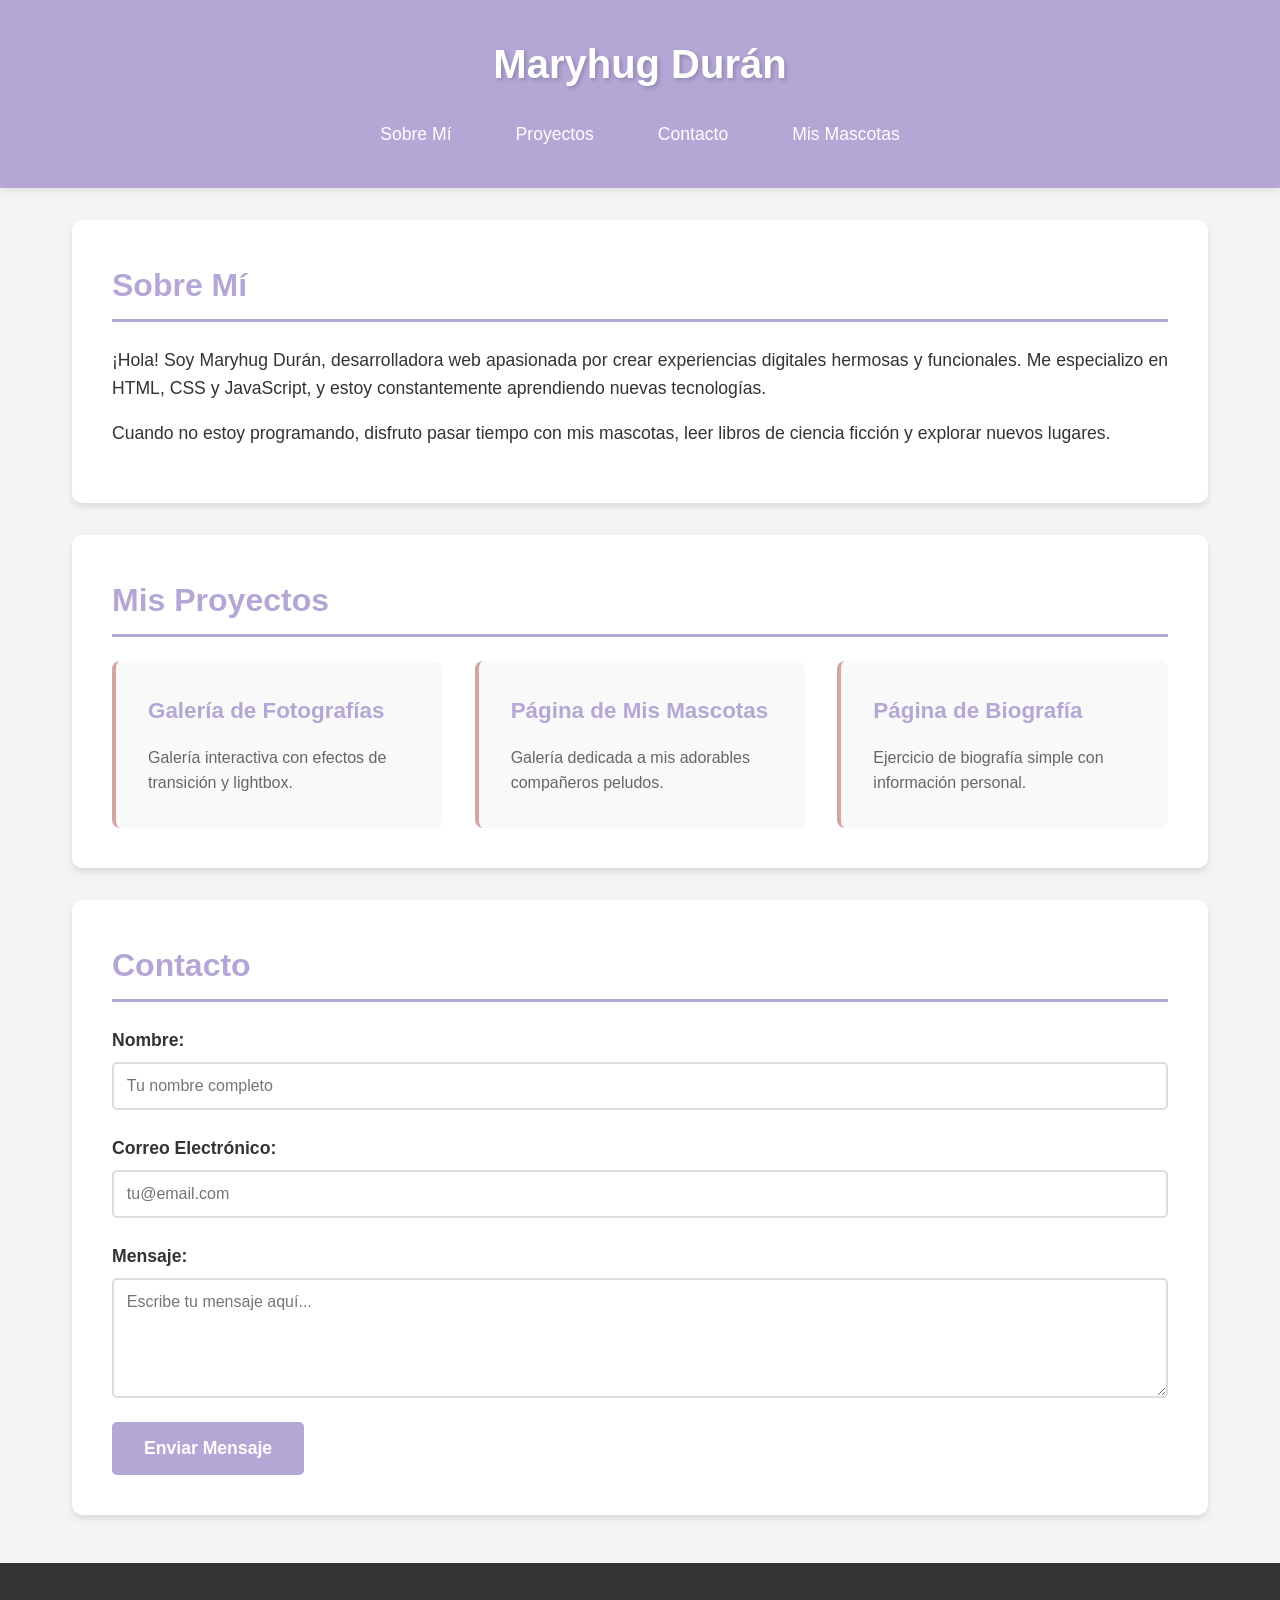
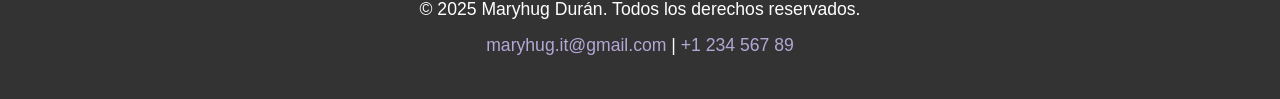
<file: index.html>
<!DOCTYPE html>
<!-- Declaración de tipo de documento: le dice al navegador que use HTML5 -->

<html lang="es">
<!-- Etiqueta raíz del documento. lang="es" indica que el contenido está en español -->

<head>
    <!-- SECCIÓN HEAD: Información sobre la página (no visible para el usuario) -->

    <meta charset="UTF-8">
    <!-- Define la codificación de caracteres para mostrar correctamente ñ, tildes, etc. -->

    <meta name="viewport" content="width=device-width, initial-scale=1.0">
    <!-- Hace la página responsive (adaptable a móviles y tablets) -->

    <meta name="description" content="Portafolio personal de Maryhug">
    <!-- Descripción que aparece en resultados de búsqueda de Google -->

    <meta name="author" content="Maryhug Durán">
    <!-- Identifica al autor de la página -->

    <title>Mi Portafolio Personal - Semana 2</title>
    <!-- Título que aparece en la pestaña del navegador -->

    <link rel="stylesheet" href="/css/styles-index.css">
    <!-- Enlaza un archivo CSS externo para darle estilo visual a la página -->
</head>

<body>
<!-- SECCIÓN BODY: Todo el contenido visible de la página va aquí -->

<!-- ============================================ -->
<!-- HEADER: Encabezado principal con navegación -->
<!-- MEJORADO CON FLEXBOX (TASK 2) -->
<!-- ============================================ -->
<header>
    <!-- <header> es una etiqueta semántica para el encabezado de la página -->

    <h1>Maryhug Durán</h1>
    <!-- <h1> es el título principal. Solo debe haber UNO por página -->

    <nav>
        <!-- <nav> indica que esta sección contiene enlaces de navegación -->
        <!-- Ahora usa FLEXBOX para alineación y distribución horizontal -->

        <ul>
            <!-- <ul> es una lista no ordenada (sin números) -->
            <!-- Convertida en contenedor flex con justify-content y align-items -->

            <li><a href="#sobre-mi">Sobre Mí</a></li>
            <!-- <li> es un elemento de la lista -->
            <!-- <a href="#sobre-mi"> es un enlace a una sección de esta misma página -->
            <!-- El símbolo # indica que es un "ancla" interna -->

            <li><a href="#proyectos">Proyectos</a></li>
            <!-- Otro enlace interno que lleva a la sección con id="proyectos" -->

            <li><a href="#contacto">Contacto</a></li>
            <!-- Enlace interno a la sección de contacto -->

            <li><a href="pages/mascotas.html">Mis Mascotas</a></li>
            <!-- Este enlace va a OTRO archivo HTML llamado "mascotas.html" -->
        </ul>
    </nav>
</header>

<main>
    <!-- <main> contiene el contenido principal de la página (solo uno por página) -->

    <!-- ================================ -->
    <!-- SECCIÓN 1: Sobre Mí -->
    <!-- ================================ -->
    <section id="sobre-mi">
        <!-- <section> agrupa contenido relacionado por tema -->
        <!-- id="sobre-mi" es el identificador único que permite que el enlace del menú llegue aquí -->

        <h2>Sobre Mí</h2>
        <!-- <h2> es un subtítulo (segundo nivel de importancia) -->

        <article>
            <!-- <article> representa contenido independiente que tiene sentido por sí solo -->

            <p>
                <!-- <p> es un párrafo de texto -->
                ¡Hola! Soy Maryhug Durán, desarrolladora web apasionada por crear experiencias
                digitales hermosas y funcionales. Me especializo en HTML, CSS y JavaScript,
                y estoy constantemente aprendiendo nuevas tecnologías.
            </p>
            <p>
                <!-- Segundo párrafo dentro del mismo artículo -->
                Cuando no estoy programando, disfruto pasar tiempo con mis mascotas,
                leer libros de ciencia ficción y explorar nuevos lugares.
            </p>
        </article>
    </section>

    <!-- ================================ -->
    <!-- SECCIÓN 2: Proyectos -->
    <!-- MEJORADO CON CSS GRID (TASK 3) -->
    <!-- ================================ -->
    <section id="proyectos">
        <!-- Esta sección tiene el id="proyectos" para que el menú pueda enlazar aquí -->
        <!-- Ahora usa CSS GRID para organizar las tarjetas de proyectos -->

        <h2>Mis Proyectos</h2>
        <!-- Subtítulo de la sección -->

        <div class="proyectos-grid">
            <!-- Contenedor GRID para las tarjetas de proyectos -->
            <!-- Se aplica display: grid, grid-template-columns y gap en CSS -->

            <!-- Tarjeta de Proyecto 1 -->
            <article class="proyecto-card">
                <h3>
                    <a href="pages/galeria.html">Galería de Fotografías</a>
                    <!-- target="_blank" hace que se abra en una nueva pestaña -->
                </h3>
                <p>Galería interactiva con efectos de transición y lightbox.</p>
                <!-- Descripción del proyecto -->
            </article>

            <!-- Tarjeta de Proyecto 2 -->
            <article class="proyecto-card">
                <h3>
                    <a href="pages/mascotas.html">Página de Mis Mascotas</a>
                    <!-- Este enlace apunta a otro archivo HTML -->
                </h3>
                <p>Galería dedicada a mis adorables compañeros peludos.</p>
            </article>

            <!-- Tarjeta de Proyecto 3 -->
            <article class="proyecto-card">
                <h3>
                    <a href="pages/biografia.html">Página de Biografía</a>
                </h3>
                <p>Ejercicio de biografía simple con información personal.</p>
            </article>
        </div>
    </section>

    <!-- ================================ -->
    <!-- SECCIÓN 3: Contacto -->
    <!-- ================================ -->
    <section id="contacto">
        <h2>Contacto</h2>

        <form action="#" method="POST">
            <!-- <form> crea un formulario para recopilar información del usuario -->
            <!-- action="#" indica dónde se envían los datos (aquí es temporal) -->
            <!-- method="POST" es el método HTTP para enviar datos de forma segura -->

            <div class="form-group">
                <!-- <div> es un contenedor genérico -->
                <!-- class="form-group" permite aplicar estilos CSS a este grupo -->

                <label for="nombre">Nombre:</label>
                <!-- <label> es la etiqueta descriptiva del campo -->
                <!-- for="nombre" vincula esta etiqueta con el input que tiene id="nombre" -->

                <input type="text" id="nombre" name="nombre" required placeholder="Tu nombre completo">
                <!-- <input> es un campo de entrada de datos -->
                <!-- type="text" indica que es un campo de texto simple -->
                <!-- id="nombre" es el identificador único (para vincular con el label) -->
                <!-- name="nombre" es el nombre que se envía al servidor -->
                <!-- required hace que el campo sea obligatorio -->
                <!-- placeholder es el texto de ejemplo que desaparece al escribir -->
            </div>

            <div class="form-group">
                <label for="email">Correo Electrónico:</label>

                <input type="email" id="email" name="email" required placeholder="tu@email.com">
                <!-- type="email" valida automáticamente que el formato sea de email -->
                <!-- El navegador comprueba que tenga @ y un dominio válido -->
            </div>

            <div class="form-group">
                <label for="mensaje">Mensaje:</label>

                <textarea id="mensaje" name="mensaje" rows="5" required placeholder="Escribe tu mensaje aquí..."></textarea>
                <!-- <textarea> es un campo de texto multilínea (para mensajes largos) -->
                <!-- rows="5" define la altura inicial (5 líneas visibles) -->
                <!-- El usuario puede escribir más líneas si lo necesita -->
            </div>

            <button type="submit">Enviar Mensaje</button>
            <!-- <button> es un botón clicable -->
            <!-- type="submit" indica que al hacer clic se envía el formulario -->
        </form>
    </section>
</main>

<!-- ================================ -->
<!-- FOOTER: Pie de página -->
<!-- ================================ -->
<footer>
    <!-- <footer> es la etiqueta semántica para el pie de página -->

    <p>&copy; 2025 Maryhug Durán. Todos los derechos reservados.</p>
    <!-- &copy; es una entidad HTML que muestra el símbolo © (copyright) -->

    <p>
        <a href="mailto:maryhug.it@gmail.com">maryhug.it@gmail.com</a> |
        <!-- href="mailto:..." abre el programa de correo predeterminado -->
        <!-- El símbolo | es simplemente un separador visual -->

        <a href="tel:+123456789">+1 234 567 89</a>
        <!-- href="tel:..." en móviles permite llamar directamente al número -->
    </p>
</footer>

</body>
<!-- Fin del cuerpo del documento -->

</html>
<!-- Fin del documento HTML -->
</file>
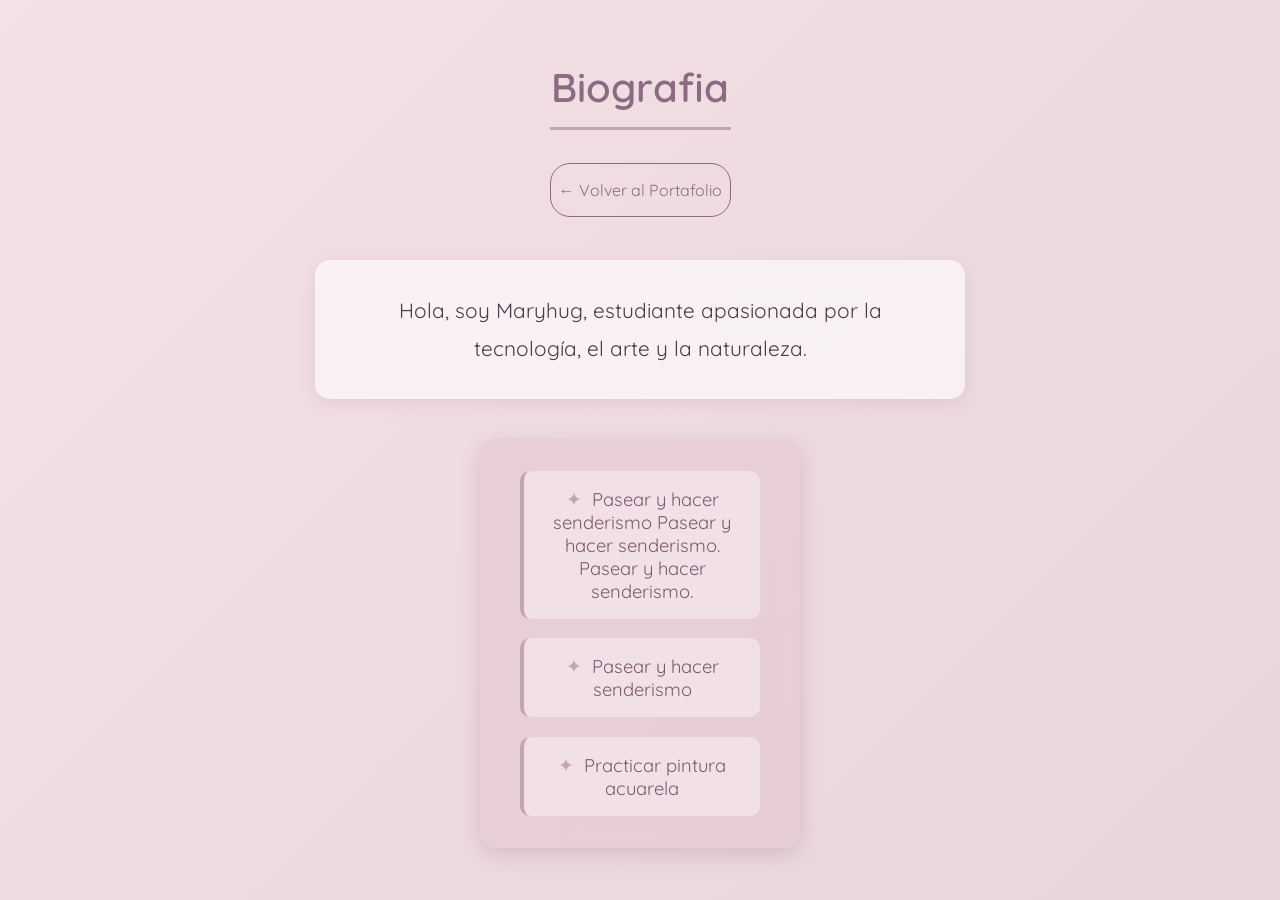
<file: pages/biografia.html>
<!-- biografia.html -->
<!doctype html>
<html lang="es">
<head>
    <meta charset="UTF-8" />
    <title>Biografía</title>
    <link rel="stylesheet" href="../css/styles-bio.css" />
</head>
<body>

<header>
    <h1>Biografia</h1>
    <nav>
        <ul class="nav-list">
            <li><a href="../index.html">← Volver al Portafolio</a></li>
        </ul>
    </nav>
</header>

<p>Hola, soy Maryhug, estudiante apasionada por la tecnología, el arte y la naturaleza.</p>

<ul class="hobbies">
    <li>Pasear y hacer senderismo
        Pasear y hacer senderismo.
        Pasear y hacer senderismo.</li>
    <li>Pasear y hacer senderismo</li>
    <li>Practicar pintura acuarela</li>
</ul>

</body>
</html>
</file>
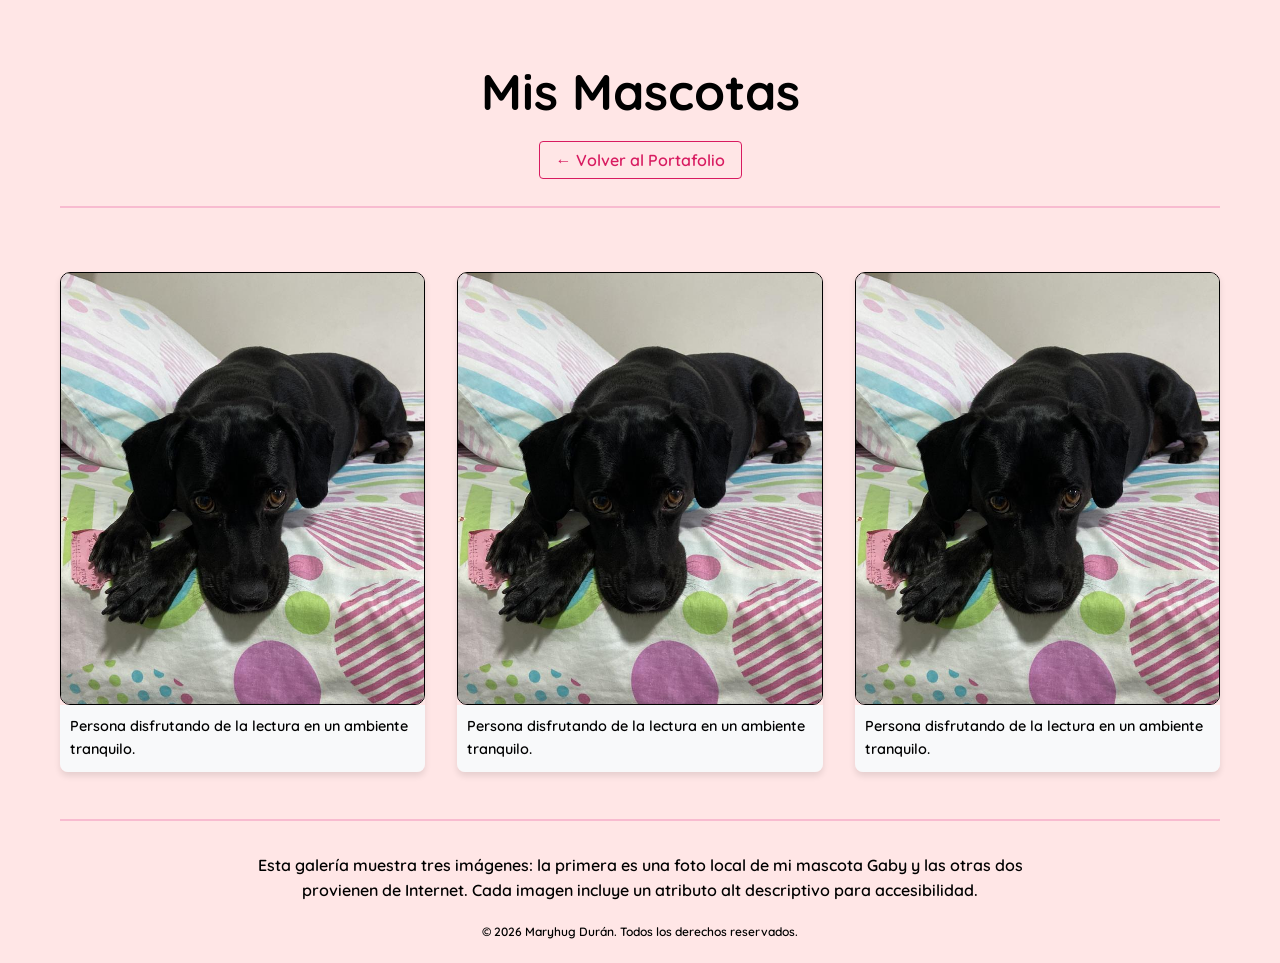
<file: pages/galeria.html>
<!DOCTYPE html>
<!-- Declaración del tipo de documento HTML5 -->
<html lang="es">
<!-- Idioma español para mejor SEO y accesibilidad -->

<head>
    <!-- Metaetiquetas esenciales -->
    <meta charset="UTF-8">
    <!-- Codificación de caracteres para soportar idiomas con acentos y caracteres especiales -->
    <meta name="viewport" content="width=device-width, initial-scale=1">
    <!-- Viewport para diseño responsivo en dispositivos móviles -->

    <!-- Metadatos para SEO y redes sociales -->
    <title>Galería de Mascotas | Maryhug Durán</title>
    <!-- Título descriptivo que aparece en pestañas del navegador y resultados de búsqueda -->
    <meta name="description" content="Galería de mascotas de Maryhug Durán. Incluye fotos de Gaby y otras imágenes.">
    <!-- Descripción para motores de búsqueda -->
    <meta name="author" content="Maryhug Durán">
    <!-- Autor del sitio -->

    <!-- Open Graph para compartir en redes sociales -->
    <meta property="og:title" content="Galería de Mascotas | Maryhug Durán">
    <meta property="og:description" content="Galería fotográfica de mascotas y más.">
    <meta property="og:type" content="website">

    <!-- Enlace a la hoja de estilos -->
    <link rel="stylesheet" href="../css/styles-galeria.css">
    <!-- Estilos personalizados para esta página -->
</head>

<body>
<!-- Contenido principal de la página -->

<!-- Cabecera del sitio -->
<header role="banner">
    <!-- Atributo role para mejorar accesibilidad -->
    <h1>Mis Mascotas</h1>
    <!-- Título principal de la página (solo debe haber un h1 por página) -->

    <!-- Navegación principal -->
    <nav aria-label="Navegación principal">
        <!-- aria-label ayuda a los lectores de pantalla a identificar la navegación -->
        <ul>
            <li><a href="../index.html" >← Volver al Portafolio</a></li>
            <!-- Enlace para regresar a la página principal -->
        </ul>
    </nav>
</header>

<!-- Contenido principal de la galería -->
<main id="contenido-principal" role="main">
    <!-- Atributo role e id para accesibilidad y referencia -->

    <!-- Sección de galería -->
    <section class="galeria" aria-labelledby="titulo-galeria">
        <!-- aria-labelledby asocia el título a esta sección para accesibilidad -->
        <h2 id="titulo-galeria" class="visually-hidden">Galería de imágenes</h2>
        <!-- Título semántico para la sección (oculto visualmente pero accesible) -->

        <!-- Contenedor de artículos/grid de imágenes -->
        <div class="contenedor-imagenes">
            <!-- Usamos div para contenedor de layout en lugar de section/article -->

            <!-- Imagen 1: Foto local -->
            <figure class="item-galeria">
                <!-- Figure es más semántico para contenido de imágenes con posible caption -->
                <img src="../assets/Gaby.jpg"
                     alt="Retrato de Gaby, mi perro, sonriendo felizmente"
                     width="800" height="600">
                <!-- Atributos width y height para evitar desplazamientos de contenido (CLS) -->
                <figcaption class="descripcion-imagen">
                    Persona disfrutando de la lectura en un ambiente tranquilo.
                </figcaption>
                <!-- Figcaption proporciona contexto adicional a la imagen -->
            </figure>

            <!-- Imagen 2: Foto externa 1 -->
            <figure class="item-galeria">
                <img src="../assets/Gaby.jpg"
                     alt="Paisaje montañoso al amanecer con colores cálidos"
                     width="800" height="600"
                     loading="lazy">
                <!-- loading="lazy" mejora el rendimiento cargando imágenes solo cuando son visibles -->
                <figcaption class="descripcion-imagen">
                    Persona disfrutando de la lectura en un ambiente tranquilo.
                </figcaption>
            </figure>

            <!-- Imagen 3: Foto externa 2 -->
            <figure class="item-galeria">
                <img src="../assets/Gaby.jpg"
                     alt="Mujer sonriente leyendo un libro en un café"
                     width="800" height="600"
                     loading="lazy">
                <figcaption class="descripcion-imagen">
                    Persona disfrutando de la lectura en un ambiente tranquilo.
                </figcaption>
            </figure>
        </div>
    </section>
</main>

<!-- Pie de página -->
<footer role="contentinfo">
    <!-- Atributo role para indicar que es información de pie de página -->
    <div class="contenido-footer">
        <!-- Usamos div en lugar de section cuando no hay título jerárquico -->
        <p>Esta galería muestra tres imágenes: la primera es una foto local de mi mascota Gaby y las otras dos provienen de Internet. Cada imagen incluye un atributo alt descriptivo para accesibilidad.</p>

        <!-- Información adicional -->
        <div class="info-adicional">
            <p><small>&copy; <span id="current-year">2024</span> Maryhug Durán. Todos los derechos reservados.</small></p>
            <!-- Small para información legal/copyright -->
        </div>
    </div>
</footer>

<!-- Script para actualizar el año actual -->
<script>
    // Actualiza el año en el copyright automáticamente
    document.addEventListener('DOMContentLoaded', function() {
        const currentYear = new Date().getFullYear();
        document.getElementById('current-year').textContent = currentYear;
    });
</script>
</body>
</html>
</file>
<file: css/styles-index.css>
/* ================================================
   PORTAFOLIO SEMANA 2 - CSS CON FLEXBOX Y GRID
   ================================================ */

/* ================================================
   RESET Y CONFIGURACIÓN BÁSICA
   ================================================ */

/* Reset básico: elimina márgenes y padding por defecto */
* {
    margin: 0;
    padding: 0;
    box-sizing: border-box;
    /* box-sizing hace que padding y border se incluyan en el ancho total */
}

/* Configuración del documento completo */
html {
    scroll-behavior: smooth;
    /* Hace que los enlaces internos (anclas) se desplacen suavemente */
}

body {
    font-family: 'Segoe UI', Tahoma, Geneva, Verdana, sans-serif;
    /* Fuentes modernas y legibles */
    line-height: 1.6;
    /* Espaciado entre líneas para mejor legibilidad */
    color: #333;
    /* Color de texto principal: gris oscuro */
    background-color: #f4f4f4;
    /* Fondo gris claro para toda la página */
}

/* ================================================
   HEADER - Encabezado con FLEXBOX (TASK 2)
   ================================================ */

header {
    background-color: #B4A7D6;
    /* Color pastel morado sólido */
    color: white;
    padding: 2rem 0;
    /* Espaciado interno: 2rem arriba y abajo, 0 a los lados */
    text-align: center;
    box-shadow: 0 2px 10px rgba(0, 0, 0, 0.1);
    /* Sombra sutil debajo del header */

    /* FLEXBOX: Convierte el header en contenedor flexible */
    display: flex;
    flex-direction: column;
    /* Coloca h1 y nav uno debajo del otro */
    align-items: center;
    /* Centra horizontalmente todos los elementos hijos */
    gap: 1rem;
    /* Espacio entre el h1 y el nav */
}

header h1 {
    font-size: 2.5rem;
    /* Tamaño grande para el nombre */
    margin: 0;
    /* Eliminamos margin porque usamos gap en el padre */
    font-weight: 700;
    text-shadow: 2px 2px 4px rgba(0, 0, 0, 0.2);
    /* Sombra del texto para profundidad */
}

/* ================================================
   NAVEGACIÓN - Mejorada con FLEXBOX (TASK 2)
   ================================================ */

/* Contenedor del nav */
nav {
    width: 100%;
    /* Ocupa todo el ancho disponible */
}

/* Lista de navegación convertida en contenedor FLEX */
nav ul {
    list-style: none;
    /* Elimina los puntos de la lista */

    /* FLEXBOX: Propiedades principales */
    display: flex;
    /* Activa Flexbox en la lista */
    justify-content: center;
    /* Distribuye los enlaces centrados horizontalmente */
    align-items: center;
    /* Centra verticalmente los elementos */
    flex-wrap: wrap;
    /* Permite que los elementos bajen de línea en pantallas pequeñas */
    gap: 2rem;
    /* Espacio uniforme entre cada elemento del menú */
}

/* Items individuales de la lista */
nav li {
    /* Los <li> son flex items automáticamente */
}

/* Enlaces de navegación */
nav a {
    color: white;
    text-decoration: none;
    /* Elimina el subrayado de los enlaces */
    font-weight: 500;
    font-size: 1.1rem;
    padding: 0.5rem 1rem;
    border-radius: 5px;
    /* Bordes redondeados */
    transition: all 0.3s ease;
    /* Animación suave para todos los cambios */
    display: inline-block;
    /* Necesario para aplicar transform */
}

nav a:hover {
    background-color: rgba(255, 255, 255, 0.2);
    /* Fondo semitransparente al pasar el mouse */
    transform: translateY(-2px);
    /* Eleva ligeramente el enlace */
}

/* ================================================
   MAIN - Contenido Principal
   ================================================ */

main {
    max-width: 1200px;
    /* Ancho máximo aumentado para aprovechar el grid */
    margin: 2rem auto;
    /* Centra el contenido con margen automático a los lados */
    padding: 0 2rem;
    /* Espaciado interno a los lados */
}

/* Secciones generales */
section {
    background-color: white;
    margin-bottom: 2rem;
    padding: 2.5rem;
    border-radius: 10px;
    /* Bordes redondeados */
    box-shadow: 0 4px 6px rgba(0, 0, 0, 0.1);
    /* Sombra sutil para efecto de "tarjeta" */
    transition: transform 0.3s ease, box-shadow 0.3s ease;
}

section:hover {
    transform: translateY(-5px);
    /* Eleva la sección al pasar el mouse */
    box-shadow: 0 6px 12px rgba(0, 0, 0, 0.15);
    /* Sombra más pronunciada */
}

/* Títulos de sección */
section h2 {
    color: #B4A7D6;
    font-size: 2rem;
    margin-bottom: 1.5rem;
    padding-bottom: 0.5rem;
    border-bottom: 3px solid #B4A7D6;
    /* Línea decorativa debajo del título */
}

/* Párrafos */
p {
    margin-bottom: 1rem;
    font-size: 1.1rem;
    text-align: justify;
    /* Justifica el texto para un aspecto más profesional */
}

/* ================================================
   SECCIÓN DE PROYECTOS - CSS GRID (TASK 3)
   ================================================ */

/* Contenedor GRID para las tarjetas de proyectos */
.proyectos-grid {
    /* GRID LAYOUT: Configuración principal */
    display: grid;
    /* Activa CSS Grid Layout */

    grid-template-columns: repeat(auto-fit, minmax(300px, 1fr));
    /* Crea columnas que se ajustan automáticamente:
       - repeat(): repite el patrón
       - auto-fit: crea tantas columnas como quepan
       - minmax(300px, 1fr): cada columna mínimo 300px, máximo flexible
       - 1fr: fracción flexible del espacio disponible */

    gap: 2rem;
    /* Espacio entre las tarjetas (horizontal y vertical) */

    /* Alineación del contenido */
    align-items: stretch;
    /* Hace que todas las tarjetas tengan la misma altura */
}

/* Tarjetas individuales de proyectos */
.proyecto-card {
    background-color: #f9f9f9;
    padding: 2rem;
    border-radius: 8px;
    border-left: 4px solid #D4A5A5;
    /* Borde izquierdo de color pastel rosa */
    transition: all 0.3s ease;

    /* Cada tarjeta es un grid item automáticamente */
    display: flex;
    flex-direction: column;
    /* Organiza el contenido interno verticalmente */
    gap: 1rem;
}

.proyecto-card:hover {
    background-color: #f0f0f0;
    transform: translateY(-5px);
    /* Levanta la tarjeta al hacer hover */
    box-shadow: 0 4px 12px rgba(0, 0, 0, 0.15);
}

/* Títulos dentro de las tarjetas */
.proyecto-card h3 {
    color: #B4A7D6;
    font-size: 1.4rem;
    margin: 0;
}

/* Enlaces dentro de las tarjetas */
.proyecto-card a {
    color: #B4A7D6;
    text-decoration: none;
    font-weight: 600;
    transition: color 0.3s ease;
}

.proyecto-card a:hover {
    color: #9B8BC4;
    text-decoration: underline;
}

/* Párrafos dentro de las tarjetas */
.proyecto-card p {
    color: #666;
    font-size: 1rem;
    margin: 0;
    text-align: left;
    /* Sobrescribe el justify de los párrafos generales */
}

/* ================================================
   VARIANTE: Grid con columnas fijas (opcional)
   Descomenta este código si prefieres 3 columnas fijas
   ================================================ */

/*
.proyectos-grid {
    display: grid;
    grid-template-columns: repeat(3, 1fr);
    gap: 2rem;
}
*/

/* ================================================
   VARIANTE: Grid con grid-template-areas (opcional)
   Para layouts más complejos con áreas específicas
   ================================================ */

/*
.proyectos-grid {
    display: grid;
    grid-template-columns: repeat(3, 1fr);
    grid-template-rows: auto;
    gap: 2rem;
    grid-template-areas:
        "proyecto1 proyecto2 proyecto3"
        "proyecto4 proyecto5 proyecto6";
}

.proyecto-card:nth-child(1) { grid-area: proyecto1; }
.proyecto-card:nth-child(2) { grid-area: proyecto2; }
.proyecto-card:nth-child(3) { grid-area: proyecto3; }
.proyecto-card:nth-child(4) { grid-area: proyecto4; }
.proyecto-card:nth-child(5) { grid-area: proyecto5; }
.proyecto-card:nth-child(6) { grid-area: proyecto6; }
*/

/* ================================================
   FORMULARIO DE CONTACTO - Con FLEXBOX
   ================================================ */

form {
    display: flex;
    flex-direction: column;
    /* Coloca los elementos en columna (uno debajo del otro) */
    gap: 1.5rem;
    /* Espacio entre cada grupo del formulario */
}

.form-group {
    display: flex;
    flex-direction: column;
    /* Label arriba, input abajo */
}

label {
    font-weight: 600;
    margin-bottom: 0.5rem;
    color: #333;
    font-size: 1.1rem;
}

input,
textarea {
    padding: 0.8rem;
    border: 2px solid #ddd;
    border-radius: 5px;
    font-size: 1rem;
    font-family: inherit;
    /* Usa la misma fuente que el resto de la página */
    transition: border-color 0.3s ease;
}

input:focus,
textarea:focus {
    outline: none;
    /* Elimina el contorno azul por defecto */
    border-color: #B4A7D6;
    /* Cambia el color del borde al enfocarse */
    box-shadow: 0 0 0 3px rgba(180, 167, 214, 0.2);
    /* Sombra sutil alrededor del campo */
}

textarea {
    resize: vertical;
    /* Permite redimensionar solo verticalmente */
    min-height: 120px;
}

button[type="submit"] {
    background-color: #B4A7D6;
    /* Color pastel morado sólido */
    color: white;
    padding: 1rem 2rem;
    border: none;
    border-radius: 5px;
    font-size: 1.1rem;
    font-weight: 600;
    cursor: pointer;
    /* Cambia el cursor a manita al pasar sobre el botón */
    transition: all 0.3s ease;
    align-self: flex-start;
    /* Alinea el botón a la izquierda dentro del contenedor flex */
}

button[type="submit"]:hover {
    background-color: #9B8BC4;
    /* Color más oscuro al hacer hover */
    transform: translateY(-2px);
    box-shadow: 0 4px 12px rgba(180, 167, 214, 0.4);
}

button[type="submit"]:active {
    transform: translateY(0);
    /* Regresa a la posición original al hacer clic */
}

/* ================================================
   FOOTER - Pie de Página
   ================================================ */

footer {
    background-color: #333;
    color: white;
    text-align: center;
    padding: 2rem 0;
    margin-top: 3rem;
}

footer p {
    margin-bottom: 0.5rem;
    text-align: center;
    /* Sobrescribe el justify de los párrafos normales */
}

footer a {
    color: #B4A7D6;
    text-decoration: none;
    transition: color 0.3s ease;
}

footer a:hover {
    color: #D4A5A5;
    text-decoration: underline;
}

/* ================================================
   RESPONSIVE DESIGN - Media Queries
   ================================================ */

/* Tablets (hasta 768px) */
@media (max-width: 768px) {
    /* Header */
    header {
        padding: 1.5rem 1rem;
    }

    header h1 {
        font-size: 2rem;
    }

    /* Navegación */
    nav ul {
        gap: 1rem;
        /* Reduce el espacio en pantallas pequeñas */
    }

    nav a {
        font-size: 1rem;
        padding: 0.4rem 0.8rem;
    }

    /* Grid de proyectos se ajusta automáticamente por auto-fit */
    .proyectos-grid {
        gap: 1.5rem;
    }

    /* Secciones */
    section {
        padding: 1.5rem;
    }

    section h2 {
        font-size: 1.5rem;
    }
}

/* Móviles (hasta 480px) */
@media (max-width: 480px) {
    /* Header */
    header h1 {
        font-size: 1.5rem;
    }

    /* Navegación en columna para móviles */
    nav ul {
        flex-direction: column;
        /* Cambia a disposición vertical */
        gap: 0.5rem;
    }

    /* Grid de proyectos */
    .proyectos-grid {
        grid-template-columns: 1fr;
        /* Una sola columna en móviles */
        gap: 1rem;
    }

    /* Main */
    main {
        padding: 0 1rem;
    }
}

/* ================================================
   FIN DEL CSS - SEMANA 2
   ================================================ */
</file>
<file: css/styles-bio.css>
@import url('https://fonts.googleapis.com/css2?family=Quicksand:wght@300..700&display=swap');

* {
    margin: 0;
    padding: 0;
    box-sizing: border-box;
}

body {
    min-height: 100vh;
    display: flex;
    flex-direction: column;
    justify-content: center;
    align-items: center;
    background: linear-gradient(135deg, #f4e1e6 0%, #e8d5db 100%);
    font-family: "Quicksand", sans-serif;
    color: #4a3c4a;
    text-align: center;
    padding: 2rem;
}

/* HEADER */
header {
    margin-bottom: 40px;
    margin-top: 10px;
    animation: fadeInDown 0.8s ease;
}

header h1 {
    color: #8c6a82;
    font-size: 2.5rem;
    font-weight: 600;
    border-bottom: 3px solid #c4a3b3;
    padding-bottom: 15px;
    margin-bottom: 20px;
}

.nav-list {
    list-style: none;
    margin-top: 50px;
    margin-bottom: 20px;
}

.nav-list li a {
    color: #8c6a82;
    text-decoration: none;
    padding: 1rem 0.5rem;
    border-radius: 20px;
    border: 1px solid #8c6a82;
    transition: 0.3s;
    
}

.nav-list li a:hover {
    background-color: rgba(196,163,179,0.2);
    transform: translateY(-2px);
}

/* PÁRRAFO */
body > p {
    font-size: 1.3rem;
    max-width: 650px;
    margin-bottom: 2.5rem;
    line-height: 1.8;
    background-color: rgba(255, 255, 255, 0.6);
    padding: 2rem;
    border-radius: 15px;
    box-shadow: 0 4px 15px rgba(140, 106, 130, 0.15);
    backdrop-filter: blur(10px);
}

/* LISTA DE HOBBIES */
.hobbies {
    background-color: rgba(230, 203, 211, 0.8);
    border-radius: 15px;
    box-shadow: 0 6px 20px rgba(140, 106, 130, 0.25);
    list-style: none;
    padding: 2rem 2.5rem;
    width: 320px;
    backdrop-filter: blur(10px);
}

.hobbies li {
    margin-bottom: 1.2rem;
    font-size: 1.15rem;
    color: #7b5970;
    padding: 1rem 0.9rem;
    background-color: rgba(255, 255, 255, 0.4);
    border-radius: 10px;
    border-left: 4px solid #c4a3b3;
    transition: 0.3s;
    cursor: pointer;
}

.hobbies li:last-child {
    margin-bottom: 0;
}

.hobbies li:hover {
    background-color: rgba(255, 255, 255, 0.7);
    transform: translateX(8px);
    border-left-color: #8c6a82;
    box-shadow: 0 3px 10px rgba(140, 106, 130, 0.2);
}

.hobbies li::before {
    content: "✦";
    color: #c4a3b3;
    font-size: 1.2rem;
    margin-right: 10px;
}

/* ANIMACIONES */
@keyframes fadeInDown {
    from { opacity: 0; transform: translateY(-30px); }
    to { opacity: 1; transform: translateY(0); }
}
</file>
<file: css/styles-galeria.css>
/*@import url('https://fonts.googleapis.com/css2?family=Allura&family=Calistoga&display=swap');*/
@import url('https://fonts.googleapis.com/css2?family=Quicksand:wght@300..700&display=swap');


/* Estilos base */
* {
    margin: 0;
    padding: 0;
    box-sizing: border-box;
}

body {
    line-height: 1.6;
    color: #333;
    max-width: 1200px;
    margin: 0 auto;
    padding: 20px;
    background-color: rgba(255, 206, 206, 0.51);
    font-family: "Quicksand", sans-serif;
    font-weight: 400;
    font-style: normal;
}

/* Ocultar elementos visualmente pero mantener accesibilidad */
.visually-hidden {
    position: absolute;
    width: 1px;
    height: 1px;
    padding: 0;
    margin: -1px;
    overflow: hidden;
    clip: rect(0, 0, 0, 0);
    white-space: nowrap;
    border: 0;
}

/* Header */
header {
    text-align: center;
    padding: 2rem 1rem;
    border-bottom: 2px solid #f8bbd0;
    margin-bottom: 2rem;
}

header h1 {
    color: #000;
    font-size: 50px;
    margin-bottom: 1rem;
}

/* Navegación */
nav ul {
    list-style: none;
    display: flex;
    justify-content: center;
    gap: 1rem;
    font-family: "Quicksand", sans-serif;
    font-optical-sizing: auto;
    font-weight: 600;
    font-style: normal;
}

nav a {
    text-decoration: none;
    color: #d81b60;
    padding: 0.5rem 1rem;
    border: 1px solid #d81b60;
    border-radius: 4px;
    transition: all 0.3s ease;
}

nav a:hover {
    background-color: #ea96b5;
    color: white;
}

/* Galería */
.contenedor-imagenes {
    display: grid;
    grid-template-columns: repeat(auto-fit, minmax(300px, 1fr));
    gap: 2rem;
    padding: 2rem 0;
}

.item-galeria {
    border-radius: 8px;
    overflow: hidden;
    box-shadow: 0 4px 6px rgba(0, 0, 0, 0.1);
    transition: transform 0.3s ease;
}

.item-galeria:hover {
    transform: translateY(-5px);
}

.item-galeria img {
    width: 100%;
    height: auto;
    display: block;
    aspect-ratio: 16/19;
    object-fit: cover;
    border: 1px solid #000;
    border-radius: 10px;
    box-sizing: border-box;
}

.descripcion-imagen {
    padding: 10px;
    background-color: #f8f9fa;
    font-size: 0.9rem;
    color: #000;
    font-family: "Quicksand", sans-serif;
    font-optical-sizing: auto;
    font-weight: 600;
    font-style: normal;
}

/* Footer */
footer {
    margin-top: 15px;
    padding-top: 2rem;
    border-top: 2px solid #f8bbd0;
    text-align: center;
    color: #000000;
}

.contenido-footer {
    max-width: 800px;
    margin: 0 auto;
    font-family: "Quicksand", sans-serif;
    font-optical-sizing: auto;
    font-weight: 600;
    font-style: normal;
}

.info-adicional {
    margin-top: 1rem;
    font-size: 0.9rem;
}

/* Responsividad */
@media (max-width: 768px) {
    body {
        padding: 10px;
    }

    .contenedor-imagenes {
        grid-template-columns: 1fr;
        gap: 1.5rem;
    }

    nav ul {
        flex-direction: column;
        align-items: center;
    }
}
</file>
